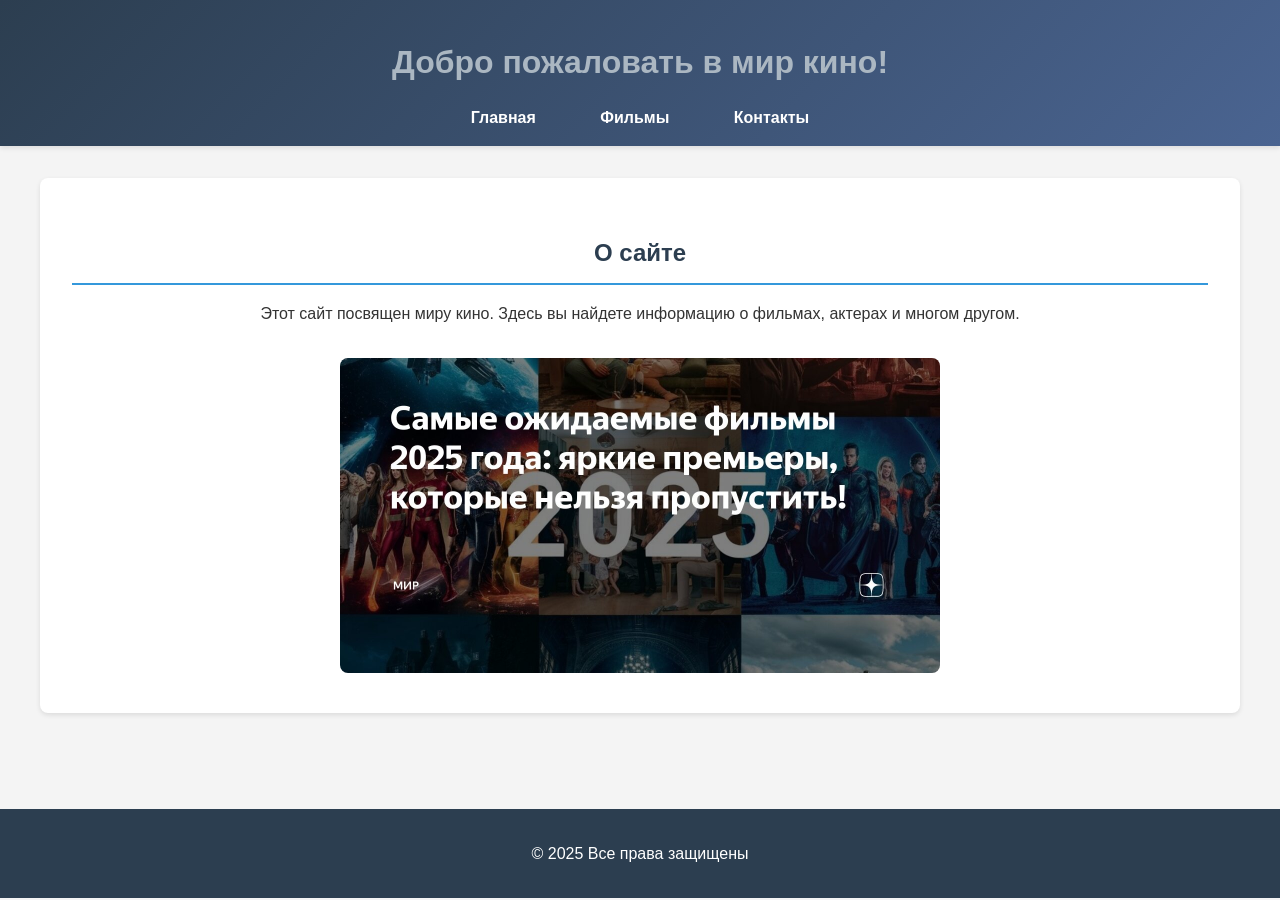
<file: lab2/index.html>
<!DOCTYPE html>
<html lang="ru">
<head>
    <meta charset="UTF-8">
    <meta name="viewport" content="width=device-width, initial-scale=1.0">
    <title>Киномир - Главная</title>
    <link rel="stylesheet" href="style.css">
</head>
<body>
    <header>
        <h1>Добро пожаловать в мир кино!</h1>
        <nav>
            <ul>
                <li><a href="index.html">Главная</a></li>
                <li><a href="movies.html">Фильмы</a></li>
                <li><a href="contacts.html">Контакты</a></li>
            </ul>
        </nav>
    </header>

    <main>
        <section class="intro">
            <h2>О сайте</h2>
            <p>Этот сайт посвящен миру кино. Здесь вы найдете информацию о фильмах, актерах и многом другом.</p>
            <img src="images/cinema.jpg" alt="Кино" width="600">
        </section>
    </main>

    <footer>
        <p>&copy; 2025 Все права защищены</p>
    </footer>
</body>
</html>
</file>
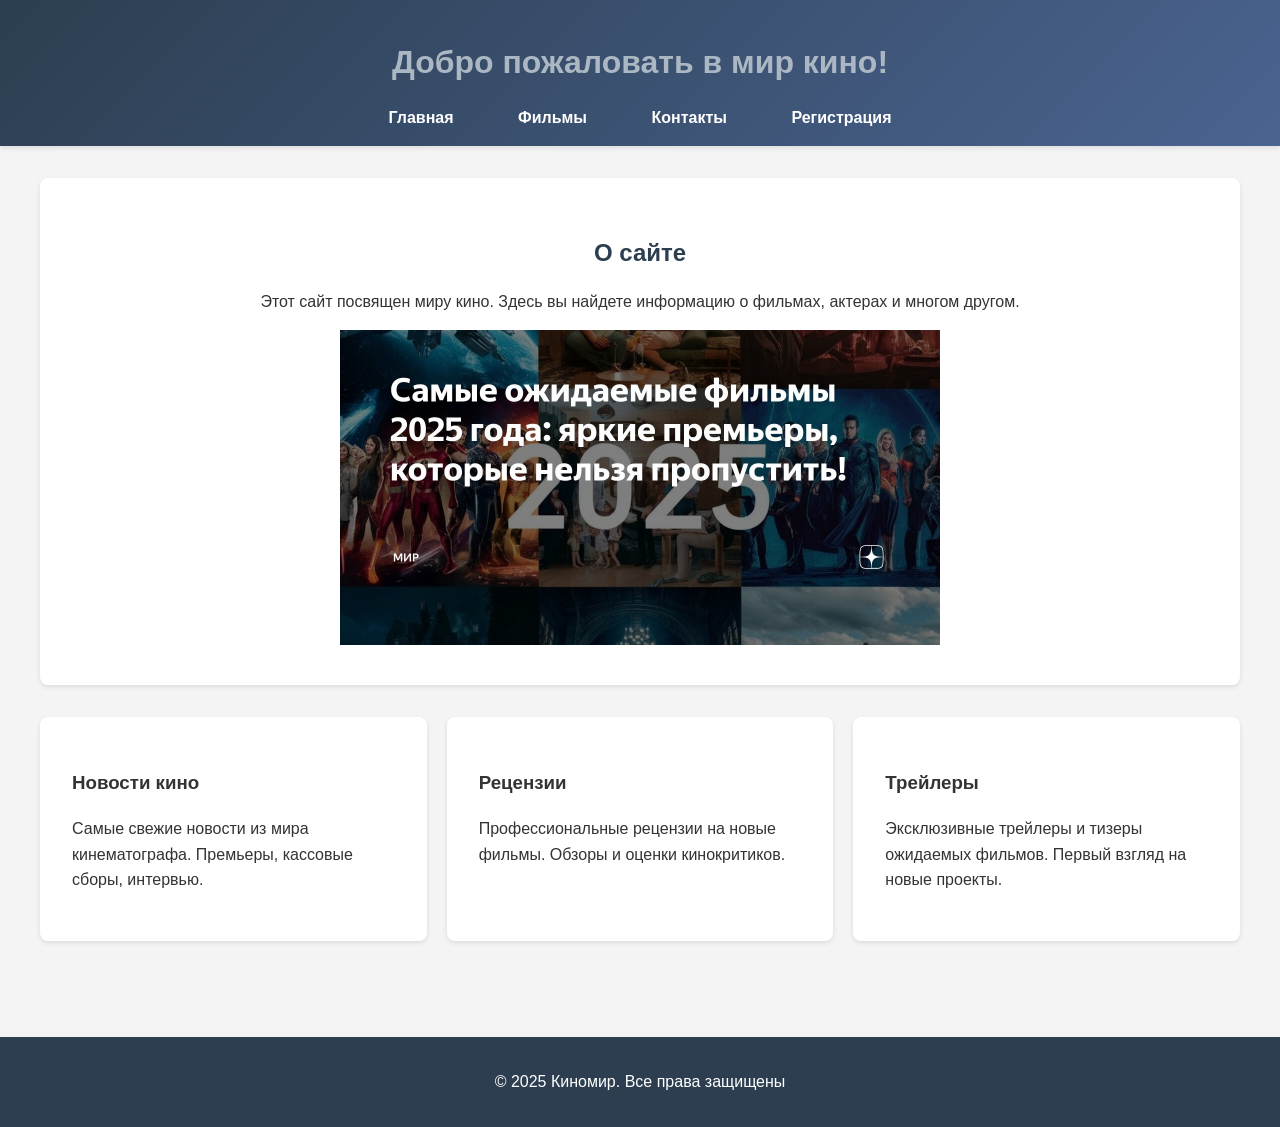
<file: lab4/index.html>
<!DOCTYPE html>
<html lang="ru">
<head>
    <meta charset="UTF-8">
    <meta name="viewport" content="width=device-width, initial-scale=1.0">
    <title>Киномир - Главная</title>
    <link rel="stylesheet" href="style.css">
</head>
<body>
    <header class="header">
        <h1 class="h1">Добро пожаловать в мир кино!</h1>
        <nav class="nav">
            <ul class="nav__list">
                <li class="nav__item"><a href="index.html" class="nav__link">Главная</a></li>
                <li class="nav__item"><a href="movies.html" class="nav__link">Фильмы</a></li>
                <li class="nav__item"><a href="contacts.html" class="nav__link">Контакты</a></li>
                <li class="nav__item"><a href="form.html" class="nav__link">Регистрация</a></li>
            </ul>
        </nav>
    </header>

    <main class="main">
        <section class="intro">
            <h2 class="h2">О сайте</h2>
            <p>Этот сайт посвящен миру кино. Здесь вы найдете информацию о фильмах, актерах и многом другом.</p>
            <img src="images/cinema.jpg" alt="Кино" width="600" class="pulse">
        </section>

        <div class="flex-container">
            <div class="flex-item">
                <h3>Новости кино</h3>
                <p>Самые свежие новости из мира кинематографа. Премьеры, кассовые сборы, интервью.</p>
            </div>
            <div class="flex-item">
                <h3>Рецензии</h3>
                <p>Профессиональные рецензии на новые фильмы. Обзоры и оценки кинокритиков.</p>
            </div>
            <div class="flex-item">
                <h3>Трейлеры</h3>
                <p>Эксклюзивные трейлеры и тизеры ожидаемых фильмов. Первый взгляд на новые проекты.</p>
            </div>
        </div>
    </main>

    <footer class="footer">
        <p>&copy; 2025 Киномир. Все права защищены</p>
    </footer>
</body>
</html>
</file>
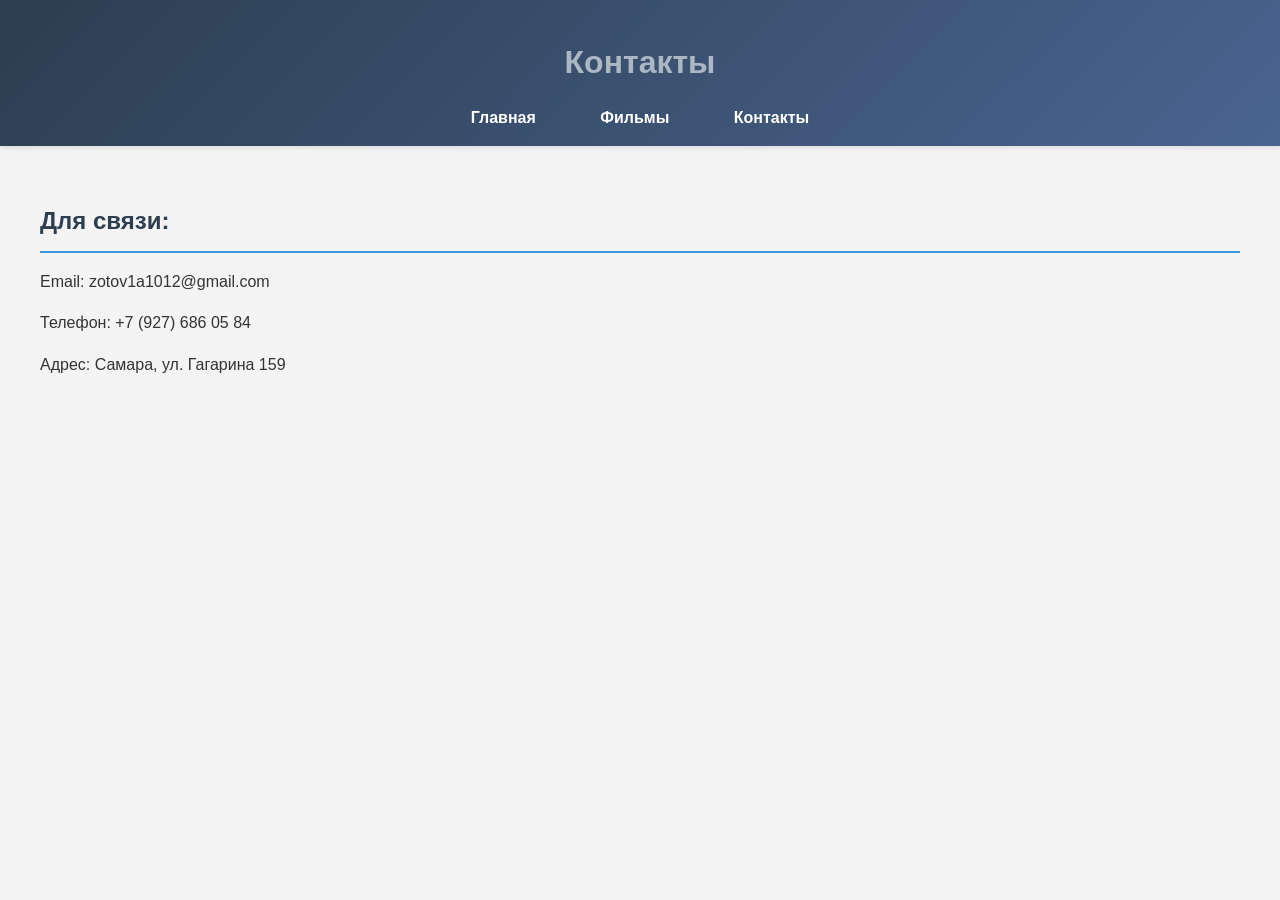
<file: lab2/contacts.html>
<!DOCTYPE html>
<html lang="ru">
<head>
    <meta charset="UTF-8">
    <meta name="viewport" content="width=device-width, initial-scale=1.0">
    <title>Киномир - Контакты</title>
    <link rel="stylesheet" href="style.css">
</head>
<body>
    <header>
        <h1>Контакты</h1>
        <nav>
            <ul>
                <li><a href="index.html">Главная</a></li>
                <li><a href="movies.html">Фильмы</a></li>
                <li><a href="contacts.html">Контакты</a></li>
            </ul>
        </nav>
    </header>

    <main>
        <h2>Для связи:</h2>
        <p>Email: zotov1a1012@gmail.com</p>
        <p>Телефон: +7 (927) 686 05 84</p>
        <p>Адрес: Самара, ул. Гагарина 159</p>
    </main>
</body>
</html>
</file>
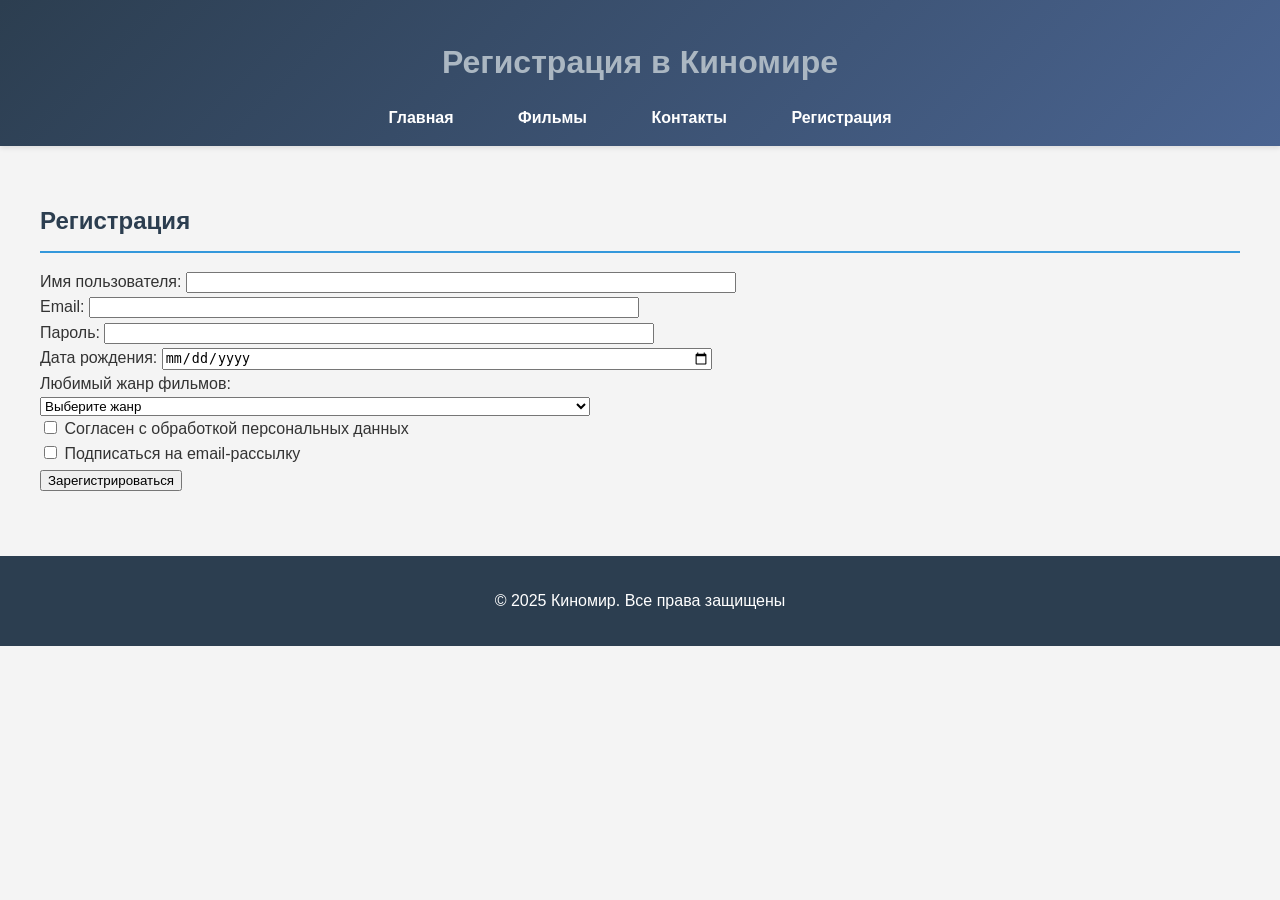
<file: lab2/form.html>
<!DOCTYPE html>
<html lang="ru">
<head>
    <meta charset="UTF-8">
    <meta name="viewport" content="width=device-width, initial-scale=1.0">
    <title>Киномир - Регистрация</title>
    <link rel="stylesheet" href="style.css">
    <style>
        /* Дополнительные стили для одинаковой ширины полей */
        .form__input,
        .form__select {
            width: 100%;
            max-width: 550px; /* Можно настроить под нужную ширину */
            box-sizing: border-box;
        }
        
        /* Для селекта (выпадающего списка) */
        select.form__input {
            /* Убедимся, что селект такой же ширины */
            display: block;
        }
    </style>
</head>
<body>
    <header class="header">
        <h1 class="h1">Регистрация в Киномире</h1>
        <nav class="nav">
            <ul class="nav__list">
                <li class="nav__item"><a href="index.html" class="nav__link">Главная</a></li>
                <li class="nav__item"><a href="movies.html" class="nav__link">Фильмы</a></li>
                <li class="nav__item"><a href="contacts.html" class="nav__link">Контакты</a></li>
                <li class="nav__item"><a href="form.html" class="nav__link">Регистрация</a></li>
            </ul>
        </nav>
    </header>

    <main class="main">
        <form class="form" id="userForm">
            <h2 class="form__title">Регистрация</h2>
            
            <div class="form__group">
                <label class="form__label" for="username">Имя пользователя:</label>
                <input type="text" class="form__input" id="username" name="username" required>
            </div>
            
            <div class="form__group">
                <label class="form__label" for="email">Email:</label>
                <input type="email" class="form__input" id="email" name="email" required>
            </div>
            
            <div class="form__group">
                <label class="form__label" for="password">Пароль:</label>
                <input type="password" class="form__input" id="password" name="password" required>
            </div>

            <div class="form__group">
                <label class="form__label" for="birthdate">Дата рождения:</label>
                <input type="date" class="form__input" id="birthdate" name="birthdate">
            </div>

            <div class="form__group">
                <label class="form__label">Любимый жанр фильмов:</label>
                <select class="form__input" id="genre" name="genre">
                    <option value="">Выберите жанр</option>
                    <option value="action">Боевик</option>
                    <option value="fantasy">Фантастика</option>
                    <option value="comedy">Комедия</option>
                    <option value="drama">Драма</option>
                    <option value="horror">Ужасы</option>
                </select>
            </div>
            
            <div class="form__group">
                <label class="form__checkbox-label">
                    <input type="checkbox" id="agree" name="agree" required>
                    Согласен с обработкой персональных данных
                </label>
            </div>

            <div class="form__group">
                <label class="form__checkbox-label">
                    <input type="checkbox" id="newsletter" name="newsletter">
                    Подписаться на email-рассылку
                </label>
            </div>
            
            <button type="submit" class="form__button">Зарегистрироваться</button>
        </form>
    </main>

    <footer class="footer">
        <p>&copy; 2025 Киномир. Все права защищены</p>
    </footer>

    <script src="script.js"></script>
</body>
</html>
</file>
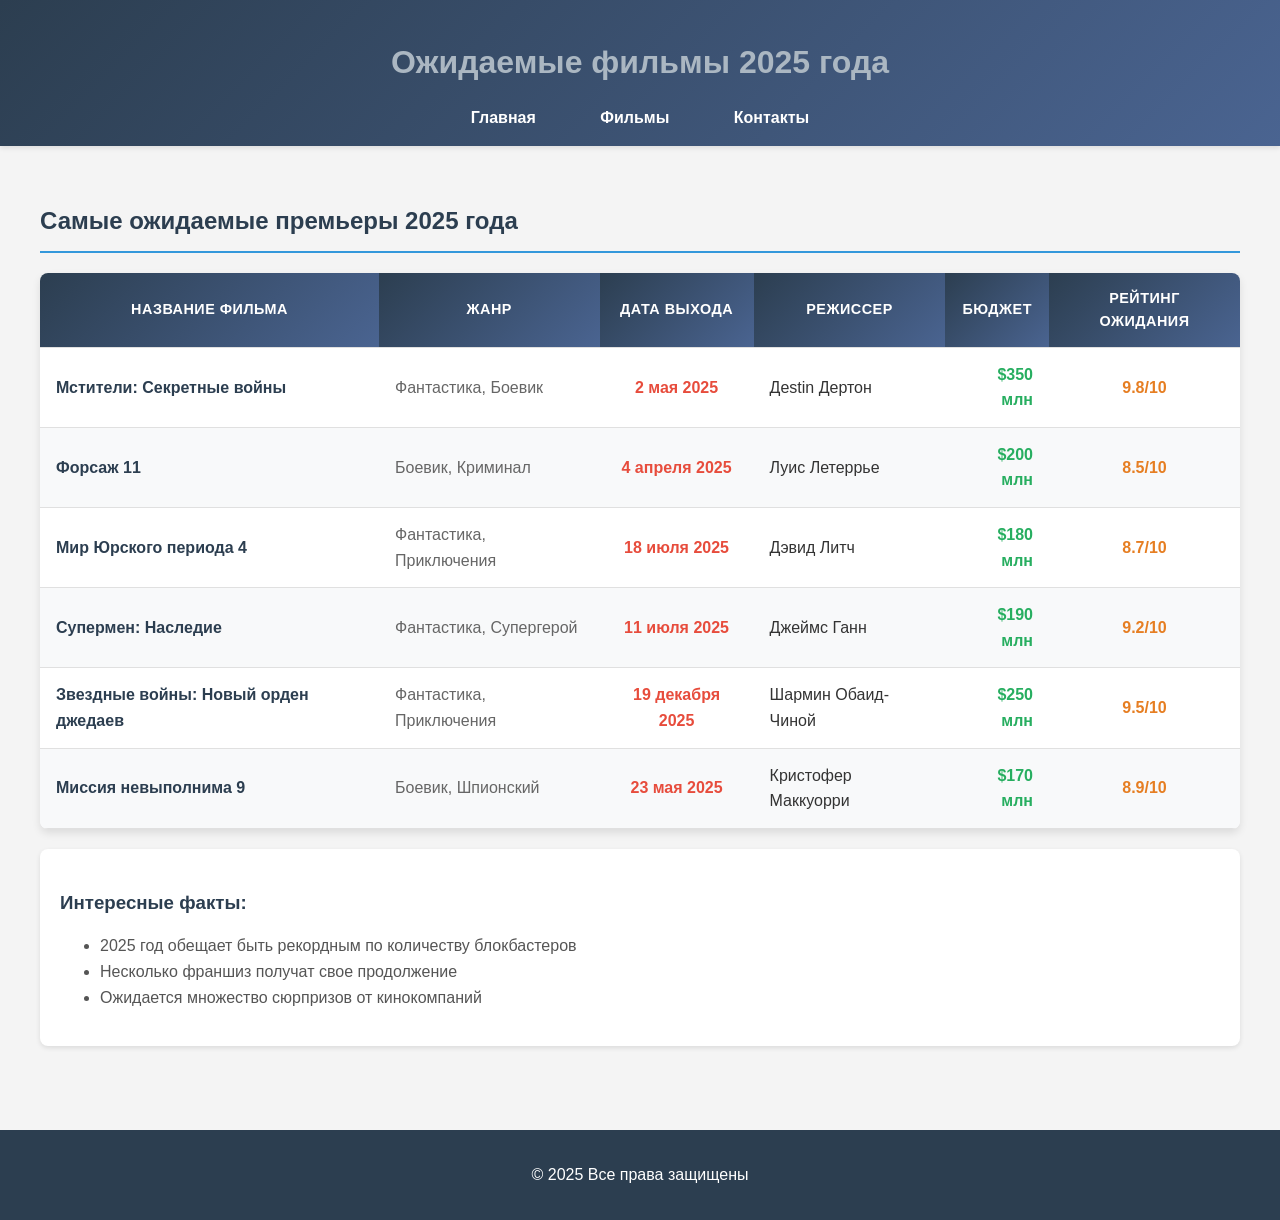
<file: lab2/movies.html>
<!DOCTYPE html>
<html lang="ru">
<head>
    <meta charset="UTF-8">
    <meta name="viewport" content="width=device-width, initial-scale=1.0">
    <title>Киномир - Фильмы 2025</title>
    <link rel="stylesheet" href="style.css">
</head>
<body>
    <header>
        <h1>Ожидаемые фильмы 2025 года</h1>
        <nav>
            <ul>
                <li><a href="index.html">Главная</a></li>
                <li><a href="movies.html">Фильмы</a></li>
                <li><a href="contacts.html">Контакты</a></li>
            </ul>
        </nav>
    </header>

    <main>
        <h2>Самые ожидаемые премьеры 2025 года</h2>
        
        <table>
            <thead>
                <tr>
                    <th>Название фильма</th>
                    <th>Жанр</th>
                    <th>Дата выхода</th>
                    <th>Режиссер</th>
                    <th>Бюджет</th>
                    <th>Рейтинг ожидания</th>
                </tr>
            </thead>
            <tbody>
                <tr>
                    <td>Мстители: Секретные войны</td>
                    <td>Фантастика, Боевик</td>
                    <td>2 мая 2025</td>
                    <td>Дestin Дертон</td>
                    <td>$350 млн</td>
                    <td>9.8/10</td>
                </tr>
                <tr>
                    <td>Форсаж 11</td>
                    <td>Боевик, Криминал</td>
                    <td>4 апреля 2025</td>
                    <td>Луис Летеррье</td>
                    <td>$200 млн</td>
                    <td>8.5/10</td>
                </tr>
                <tr>
                    <td>Мир Юрского периода 4</td>
                    <td>Фантастика, Приключения</td>
                    <td>18 июля 2025</td>
                    <td>Дэвид Литч</td>
                    <td>$180 млн</td>
                    <td>8.7/10</td>
                </tr>
                <tr>
                    <td>Супермен: Наследие</td>
                    <td>Фантастика, Супергерой</td>
                    <td>11 июля 2025</td>
                    <td>Джеймс Ганн</td>
                    <td>$190 млн</td>
                    <td>9.2/10</td>
                </tr>
                <tr>
                    <td>Звездные войны: Новый орден джедаев</td>
                    <td>Фантастика, Приключения</td>
                    <td>19 декабря 2025</td>
                    <td>Шармин Обаид-Чиной</td>
                    <td>$250 млн</td>
                    <td>9.5/10</td>
                </tr>
                <tr>
                    <td>Миссия невыполнима 9</td>
                    <td>Боевик, Шпионский</td>
                    <td>23 мая 2025</td>
                    <td>Кристофер Маккуорри</td>
                    <td>$170 млн</td>
                    <td>8.9/10</td>
                </tr>
            </tbody>
        </table>

        <div class="movie-notes">
            <h3>Интересные факты:</h3>
            <ul>
                <li>2025 год обещает быть рекордным по количеству блокбастеров</li>
                <li>Несколько франшиз получат свое продолжение</li>
                <li>Ожидается множество сюрпризов от кинокомпаний</li>
            </ul>
        </div>
    </main>

     <footer>
        <p>&copy; 2025 Все права защищены</p>
    </footer>
</body>
</html>
</file>
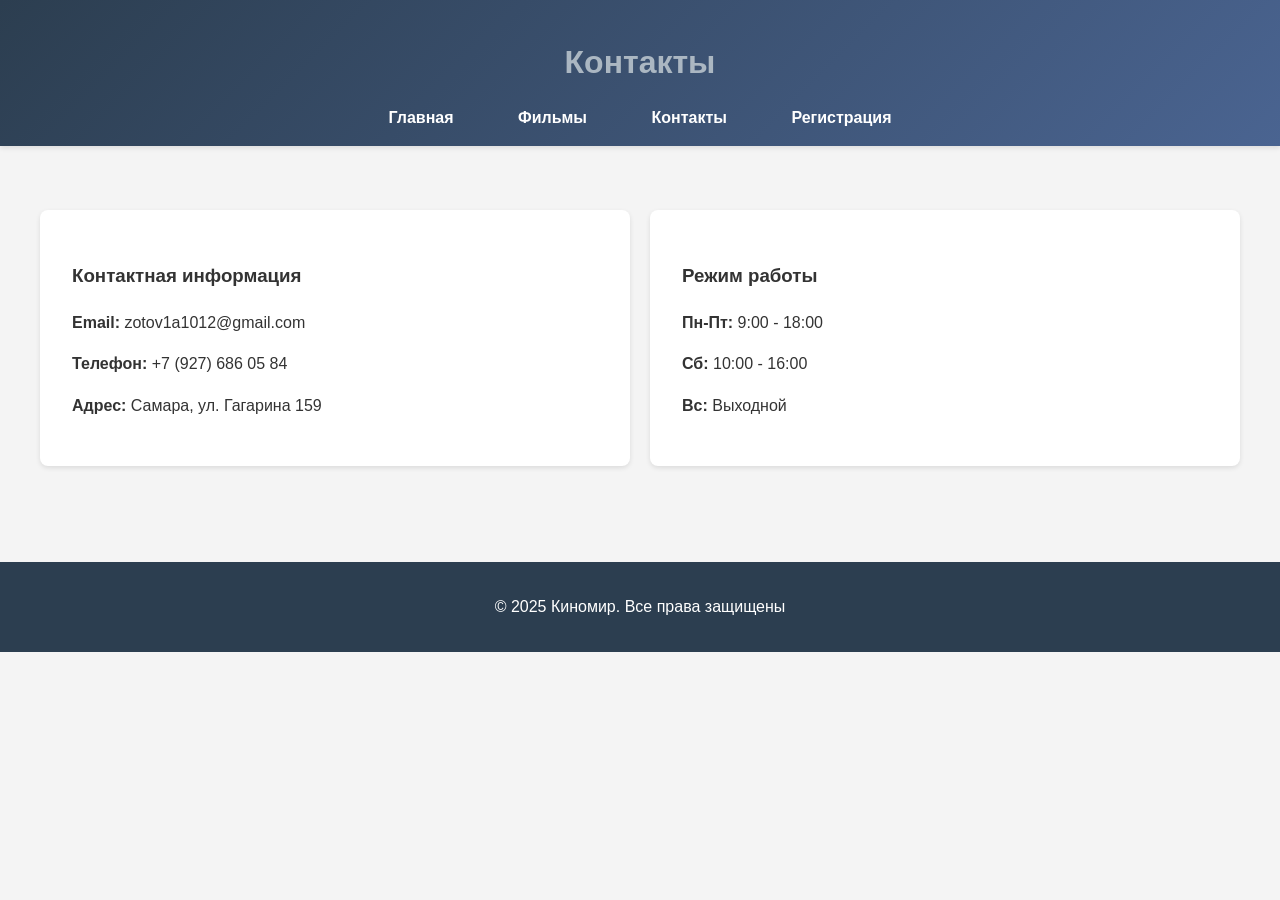
<file: lab4/contacts.html>
<!DOCTYPE html>
<html lang="ru">
<head>
    <meta charset="UTF-8">
    <meta name="viewport" content="width=device-width, initial-scale=1.0">
    <title>Киномир - Контакты</title>
    <link rel="stylesheet" href="style.css">
</head>
<body>
    <header class="header">
        <h1 class="h1">Контакты</h1>
        <nav class="nav">
            <ul class="nav__list">
                <li class="nav__item"><a href="index.html" class="nav__link">Главная</a></li>
                <li class="nav__item"><a href="movies.html" class="nav__link">Фильмы</a></li>
                <li class="nav__item"><a href="contacts.html" class="nav__link">Контакты</a></li>
                <li class="nav__item"><a href="form.html" class="nav__link">Регистрация</a></li>
            </ul>
        </nav>
    </header>

    <main class="main">
        <div class="flex-container">
            <div class="flex-item">
                <h3 class="h3">Контактная информация</h3>
                <p><strong>Email:</strong> zotov1a1012@gmail.com</p>
                <p><strong>Телефон:</strong> +7 (927) 686 05 84</p>
                <p><strong>Адрес:</strong> Самара, ул. Гагарина 159</p>
            </div>
            <div class="flex-item">
                <h3 class="h3">Режим работы</h3>
                <p><strong>Пн-Пт:</strong> 9:00 - 18:00</p>
                <p><strong>Сб:</strong> 10:00 - 16:00</p>
                <p><strong>Вс:</strong> Выходной</p>
            </div>
        </div>
    </main>

    <footer class="footer">
        <p>&copy; 2025 Киномир. Все права защищены</p>
    </footer>
</body>
</html>
</file>
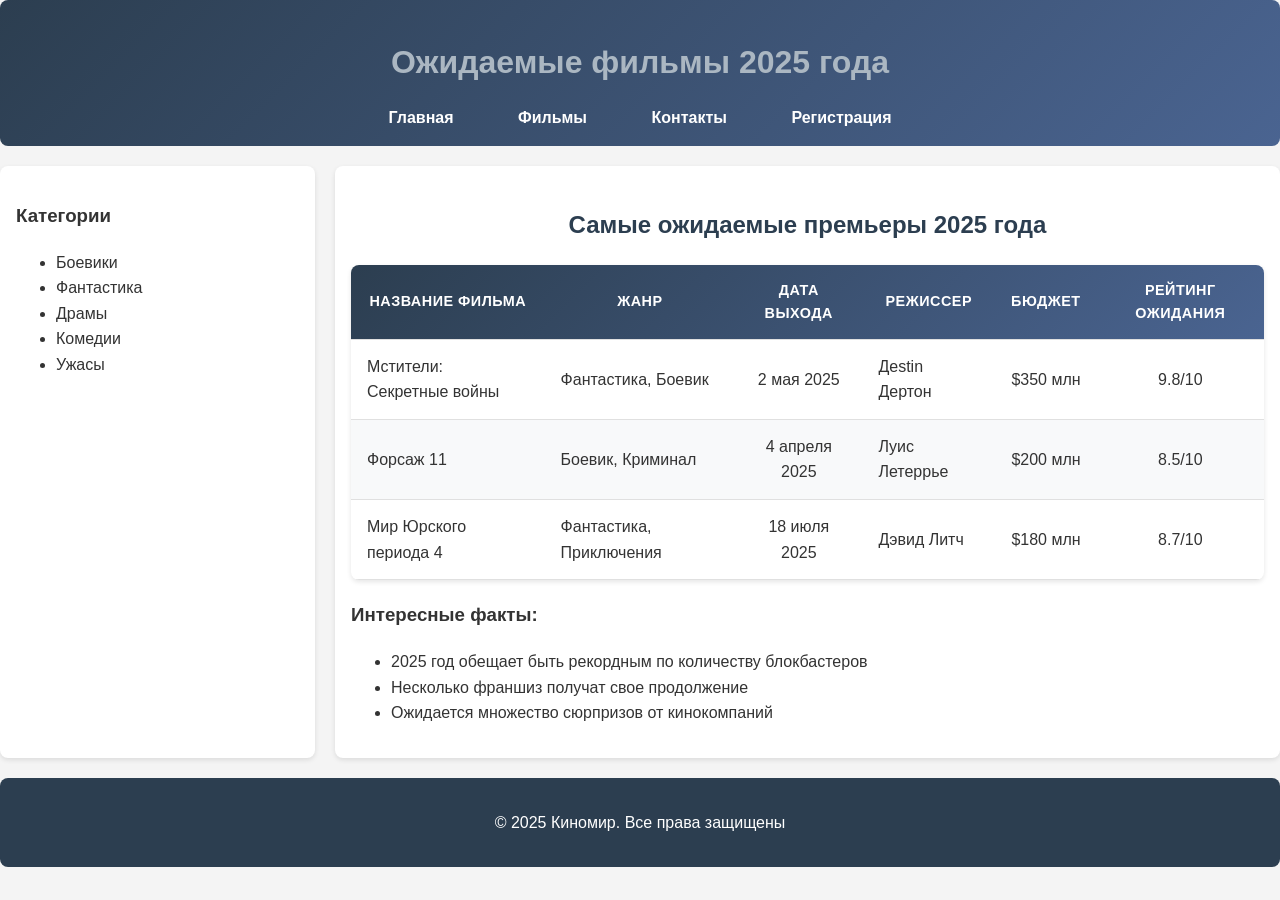
<file: lab4/movies.html>
<!DOCTYPE html>
<html lang="ru">
<head>
    <meta charset="UTF-8">
    <meta name="viewport" content="width=device-width, initial-scale=1.0">
    <title>Киномир - Фильмы 2025</title>
    <link rel="stylesheet" href="style.css">
</head>
<body>
    <div class="grid-container">
        <header class="grid-header">
            <h1 class="h1">Ожидаемые фильмы 2025 года</h1>
            <nav class="nav">
                <ul class="nav__list">
                    <li class="nav__item"><a href="index.html" class="nav__link">Главная</a></li>
                    <li class="nav__item"><a href="movies.html" class="nav__link">Фильмы</a></li>
                    <li class="nav__item"><a href="contacts.html" class="nav__link">Контакты</a></li>
                    <li class="nav__item"><a href="form.html" class="nav__link">Регистрация</a></li>
                </ul>
            </nav>
        </header>

        <aside class="grid-sidebar">
            <h3 class="h3">Категории</h3>
            <ul>
                <li>Боевики</li>
                <li>Фантастика</li>
                <li>Драмы</li>
                <li>Комедии</li>
                <li>Ужасы</li>
            </ul>
        </aside>

        <main class="grid-main">
            <h2 class="h2">Самые ожидаемые премьеры 2025 года</h2>
            
            <table class="table">
                <thead>
                    <tr class="table__header">
                        <th class="table__header-cell">Название фильма</th>
                        <th class="table__header-cell">Жанр</th>
                        <th class="table__header-cell">Дата выхода</th>
                        <th class="table__header-cell">Режиссер</th>
                        <th class="table__header-cell">Бюджет</th>
                        <th class="table__header-cell">Рейтинг ожидания</th>
                    </tr>
                </thead>
                <tbody>
                    <tr class="table__row">
                        <td class="table__cell table__cell--left">Мстители: Секретные войны</td>
                        <td class="table__cell table__cell--left">Фантастика, Боевик</td>
                        <td class="table__cell table__cell--center">2 мая 2025</td>
                        <td class="table__cell table__cell--left">Дestin Дертон</td>
                        <td class="table__cell table__cell--right">$350 млн</td>
                        <td class="table__cell table__cell--center">9.8/10</td>
                    </tr>
                    <tr class="table__row">
                        <td class="table__cell table__cell--left">Форсаж 11</td>
                        <td class="table__cell table__cell--left">Боевик, Криминал</td>
                        <td class="table__cell table__cell--center">4 апреля 2025</td>
                        <td class="table__cell table__cell--left">Луис Летеррье</td>
                        <td class="table__cell table__cell--right">$200 млн</td>
                        <td class="table__cell table__cell--center">8.5/10</td>
                    </tr>
                    <tr class="table__row">
                        <td class="table__cell table__cell--left">Мир Юрского периода 4</td>
                        <td class="table__cell table__cell--left">Фантастика, Приключения</td>
                        <td class="table__cell table__cell--center">18 июля 2025</td>
                        <td class="table__cell table__cell--left">Дэвид Литч</td>
                        <td class="table__cell table__cell--right">$180 млн</td>
                        <td class="table__cell table__cell--center">8.7/10</td>
                    </tr>
                </tbody>
            </table>

            <div class="movie-notes">
                <h3 class="h3">Интересные факты:</h3>
                <ul>
                    <li>2025 год обещает быть рекордным по количеству блокбастеров</li>
                    <li>Несколько франшиз получат свое продолжение</li>
                    <li>Ожидается множество сюрпризов от кинокомпаний</li>
                </ul>
            </div>
        </main>

        <footer class="grid-footer">
            <p>&copy; 2025 Киномир. Все права защищены</p>
        </footer>
    </div>
</body>
</html>
</file>
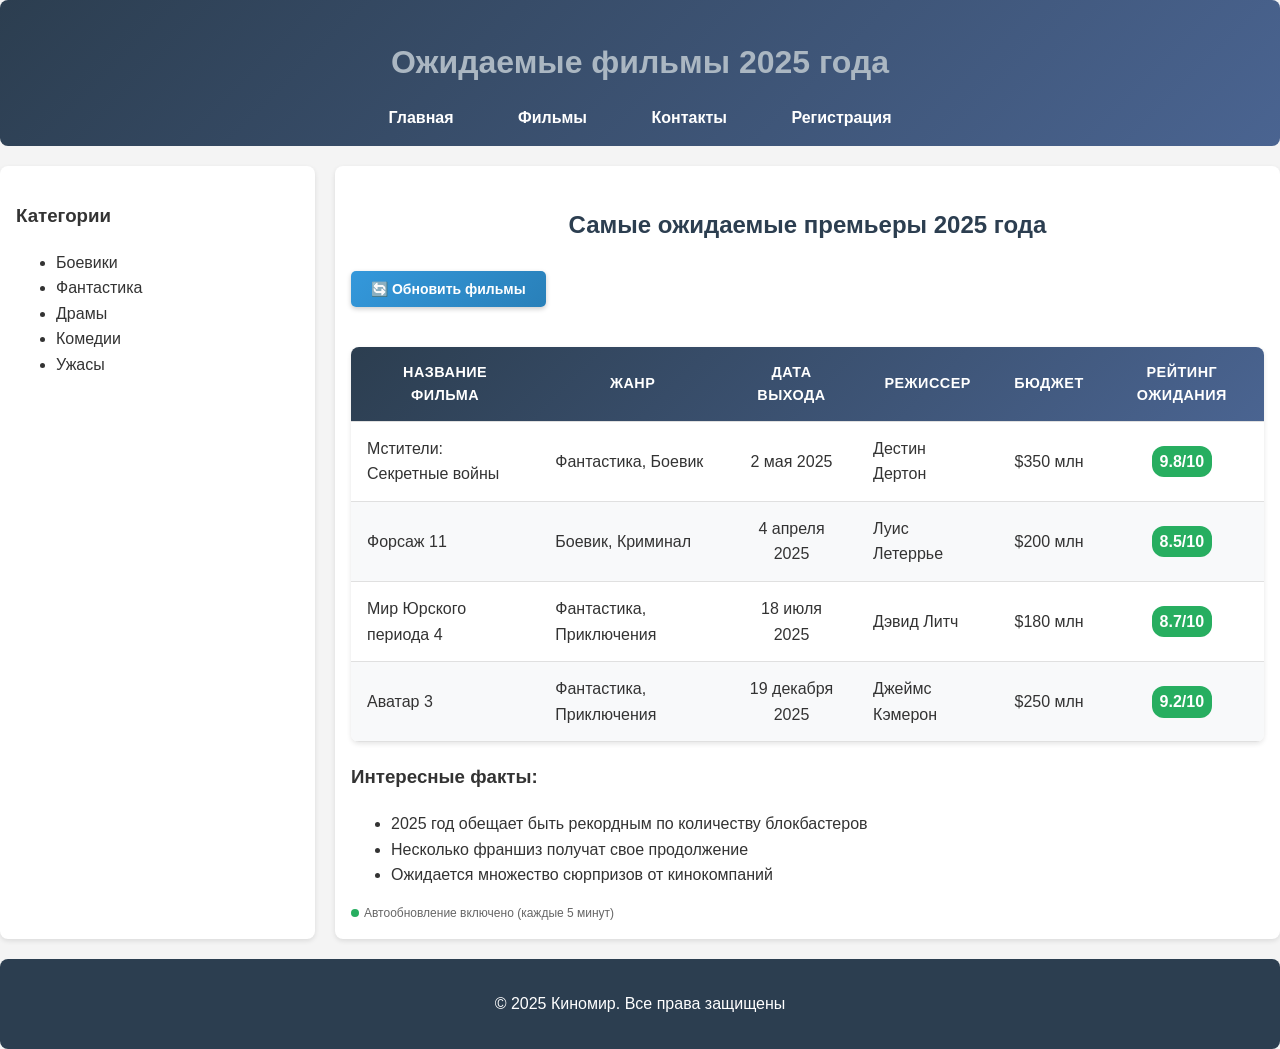
<file: lab5/movies.html>
<!DOCTYPE html>
<html lang="ru">
<head>
    <meta charset="UTF-8">
    <meta name="viewport" content="width=device-width, initial-scale=1.0">
    <title>Киномир - Фильмы 2025</title>
    <link rel="stylesheet" href="style.css">
</head>
<body>
    <div class="grid-container">
        <header class="grid-header">
            <h1 class="h1">Ожидаемые фильмы 2025 года</h1>
            <nav class="nav">
                <ul class="nav__list">
                    <li class="nav__item"><a href="index.html" class="nav__link">Главная</a></li>
                    <li class="nav__item"><a href="movies.html" class="nav__link">Фильмы</a></li>
                    <li class="nav__item"><a href="contacts.html" class="nav__link">Контакты</a></li>
                    <li class="nav__item"><a href="form.html" class="nav__link">Регистрация</a></li>
                </ul>
            </nav>
        </header>

        <aside class="grid-sidebar">
            <h3 class="h3">Категории</h3>
            <ul>
                <li>Боевики</li>
                <li>Фантастика</li>
                <li>Драмы</li>
                <li>Комедии</li>
                <li>Ужасы</li>
            </ul>
        </aside>

        <main class="grid-main">
            <h2 class="h2">Самые ожидаемые премьеры 2025 года</h2>
            
            <table class="table">
                <thead>
                    <tr class="table__header">
                        <th class="table__header-cell">Название фильма</th>
                        <th class="table__header-cell">Жанр</th>
                        <th class="table__header-cell">Дата выхода</th>
                        <th class="table__header-cell">Режиссер</th>
                        <th class="table__header-cell">Бюджет</th>
                        <th class="table__header-cell">Рейтинг ожидания</th>
                    </tr>
                </thead>
                <tbody>
                    <tr class="table__row">
                        <td class="table__cell table__cell--left">Мстители: Секретные войны</td>
                        <td class="table__cell table__cell--left">Фантастика, Боевик</td>
                        <td class="table__cell table__cell--center">2 мая 2025</td>
                        <td class="table__cell table__cell--left">Дestin Дертон</td>
                        <td class="table__cell table__cell--right">$350 млн</td>
                        <td class="table__cell table__cell--center">9.8/10</td>
                    </tr>
                    <tr class="table__row">
                        <td class="table__cell table__cell--left">Форсаж 11</td>
                        <td class="table__cell table__cell--left">Боевик, Криминал</td>
                        <td class="table__cell table__cell--center">4 апреля 2025</td>
                        <td class="table__cell table__cell--left">Луис Летеррье</td>
                        <td class="table__cell table__cell--right">$200 млн</td>
                        <td class="table__cell table__cell--center">8.5/10</td>
                    </tr>
                    <tr class="table__row">
                        <td class="table__cell table__cell--left">Мир Юрского периода 4</td>
                        <td class="table__cell table__cell--left">Фантастика, Приключения</td>
                        <td class="table__cell table__cell--center">18 июля 2025</td>
                        <td class="table__cell table__cell--left">Дэвид Литч</td>
                        <td class="table__cell table__cell--right">$180 млн</td>
                        <td class="table__cell table__cell--center">8.7/10</td>
                    </tr>
                </tbody>
            </table>

            <div class="movie-notes">
                <h3 class="h3">Интересные факты:</h3>
                <ul>
                    <li>2025 год обещает быть рекордным по количеству блокбастеров</li>
                    <li>Несколько франшиз получат свое продолжение</li>
                    <li>Ожидается множество сюрпризов от кинокомпаний</li>
                </ul>
            </div>
        </main>

        <footer class="grid-footer">
            <p>&copy; 2025 Киномир. Все права защищены</p>
        </footer>
    </div>
    <script src="script.js"></script>
</body>
</html>
</file>
<file: lab2/style.css>
/* Общие стили для всей страницы */
body {
    font-family: 'Arial', sans-serif;
    margin: 0;
    padding: 0;
    background-color: #f4f4f4;
    color: #333;
    line-height: 1.6;
}

/* Шапка сайта */
header {
    background: linear-gradient(135deg, #2c3e50, #4a6491);
    color: white;
    padding: 1rem 0;
    text-align: center;
    box-shadow: 0 2px 5px rgba(0,0,0,0.1);
}

/* Навигационное меню */
nav ul {
    list-style-type: none;
    padding: 0;
    margin: 1rem 0 0 0;
}

nav ul li {
    display: inline;
    margin: 0 20px;
}

nav a {
    color: white;
    text-decoration: none;
    font-weight: bold;
    padding: 5px 10px;
    border-radius: 3px;
    transition: background-color 0.3s;
}

nav a:hover {
    background-color: rgba(255,255,255,0.2);
}

/* Основной контент */
main {
    padding: 2rem;
    max-width: 1200px;
    margin: 0 auto;
}

/* Стили для главной страницы */
.intro {
    text-align: center;
    padding: 2rem;
    background-color: white;
    border-radius: 8px;
    box-shadow: 0 2px 5px rgba(0,0,0,0.1);
    margin-bottom: 2rem;
}

.intro img {
    max-width: 100%;
    height: auto;
    border-radius: 8px;
    margin-top: 1rem;
}

/* Стили для карточек актеров */
.actor-card {
    background-color: white;
    border: 1px solid #ddd;
    border-radius: 8px;
    padding: 1.5rem;
    margin: 1rem 0;
    box-shadow: 0 2px 5px rgba(0,0,0,0.1);
}

.actor-card h3 {
    color: #2c3e50;
    margin-top: 0;
}

.movie-title {
    font-style: italic;
    color: #e74c3c;
    font-weight: bold;
}

/* Стили для таблицы с фильмами */
table {
    width: 100%;
    border-collapse: collapse;
    background-color: white;
    box-shadow: 0 4px 8px rgba(0,0,0,0.1);
    border-radius: 8px;
    overflow: hidden;
    margin: 20px 0;
}

th, td {
    padding: 14px 16px;
    border-bottom: 1px solid #e0e0e0;
}

th {
    background: linear-gradient(135deg, #2c3e50, #4a6491);
    color: white;
    font-weight: bold;
    text-transform: uppercase;
    font-size: 0.9em;
    letter-spacing: 0.5px;
}

/* Выравнивание для разных колонок таблицы */
td:nth-child(1) { /* Название фильма */
    text-align: left;
    font-weight: bold;
    color: #2c3e50;
}

td:nth-child(2) { /* Жанр */
    text-align: left;
    color: #666;
}

td:nth-child(3) { /* Дата выхода */
    text-align: center;
    font-weight: bold;
    color: #e74c3c;
}

td:nth-child(4) { /* Режиссер */
    text-align: left;
}

td:nth-child(5) { /* Бюджет */
    text-align: right;
    color: #27ae60;
    font-weight: bold;
}

td:nth-child(6) { /* Рейтинг */
    text-align: center;
    font-weight: bold;
    color: #e67e22;
}

/* Чередование цветов строк */
tbody tr:nth-child(even) {
    background-color: #f8f9fa;
}

tbody tr:hover {
    background-color: #e3f2fd;
    transition: background-color 0.3s ease;
}

/* Стили для блока с интересными фактами */
.movie-notes {
    background-color: white;
    padding: 20px;
    margin: 20px 0;
    border-radius: 8px;
    box-shadow: 0 2px 5px rgba(0,0,0,0.1);
}

.movie-notes h3 {
    color: #2c3e50;
    margin-bottom: 15px;
}

.movie-notes ul {
    color: #555;
    line-height: 1.6;
}

/* Стили для страницы контактов */
main h2 {
    color: #2c3e50;
    border-bottom: 2px solid #3498db;
    padding-bottom: 10px;
}

/* Подвал сайта */
footer {
    background-color: #2c3e50;
    color: white;
    text-align: center;
    padding: 1rem;
    margin-top: 2rem;
}

/* Заголовки */
h1 {
    color: #abb7c2;
    margin-bottom: 1rem;
}

h2 {
    color: #34495e;
    margin: 1.5rem 0 1rem 0;
}

/* Адаптивность для мобильных устройств */
@media (max-width: 768px) {
    nav ul li {
        display: block;
        margin: 10px 0;
    }
    
    main {
        padding: 1rem;
    }
    
    table {
        font-size: 0.9em;
    }
    
    th, td {
        padding: 8px 10px;
    }
}
</file>
<file: lab4/style.css>
/* CSS переменные */
:root {
    --primary-color: #2c3e50;
    --secondary-color: #3498db;
    --accent-color: #e74c3c;
    --text-color: #333;
    --bg-color: #f4f4f4;
    --card-bg: #ffffff;
    --header-gradient: linear-gradient(135deg, #2c3e50, #4a6491);
    --shadow: 0 2px 5px rgba(0,0,0,0.1);
    --border-radius: 8px;
}

/* Общие стили для всей страницы */
body {
    font-family: 'Arial', sans-serif;
    margin: 0;
    padding: 0;
    background-color: var(--bg-color);
    color: var(--text-color);
    line-height: 1.6;
}

/* Шапка сайта */
.header {
    background: var(--header-gradient);
    color: white;
    padding: 1rem 0;
    text-align: center;
    box-shadow: var(--shadow);
}

/* Навигационное меню */
.nav {
    text-align: center;
    margin: 1rem 0 0 0;
}

.nav__list {
    list-style-type: none;
    padding: 0;
    margin: 0;
}

.nav__item {
    display: inline;
    margin: 0 20px;
}

.nav__link {
    color: white;
    text-decoration: none;
    font-weight: bold;
    padding: 5px 10px;
    border-radius: 3px;
    transition: background-color 0.3s;
}

.nav__link:hover {
    background-color: rgba(255,255,255,0.2);
}

/* Основной контент */
.main {
    padding: 2rem;
    max-width: 1200px;
    margin: 0 auto;
}

/* Стили для главной страницы - FLEXBOX */
.intro {
    text-align: center;
    padding: 2rem;
    background-color: var(--card-bg);
    border-radius: var(--border-radius);
    box-shadow: var(--shadow);
    margin-bottom: 2rem;
}

.flex-container {
    display: flex;
    justify-content: space-around;
    flex-wrap: wrap;
    gap: 20px;
    margin: 2rem 0;
}

.flex-item {
    background-color: var(--card-bg);
    padding: 2rem;
    border-radius: var(--border-radius);
    box-shadow: var(--shadow);
    flex: 1 1 300px;
    transition: transform 0.3s ease;
}

.flex-item:hover {
    transform: translateY(-10px);
}

/* CSS анимация */
@keyframes pulse {
    0% { transform: scale(1); }
    50% { transform: scale(1.05); }
    100% { transform: scale(1); }
}

.pulse {
    animation: pulse 2s infinite;
}

/* Стили для страницы фильмов - GRID */
.grid-container {
    display: grid;
    grid-template-areas: 
        "header header"
        "sidebar main"
        "footer footer";
    grid-template-columns: 1fr 3fr;
    grid-template-rows: auto 1fr auto;
    gap: 20px;
    min-height: 80vh;
}

.grid-header { 
    grid-area: header; 
    background: var(--header-gradient);
    color: white;
    padding: 1rem;
    border-radius: var(--border-radius);
}

.grid-sidebar { 
    grid-area: sidebar; 
    background: var(--card-bg);
    padding: 1rem;
    border-radius: var(--border-radius);
    box-shadow: var(--shadow);
}

.grid-main { 
    grid-area: main; 
    background: var(--card-bg);
    padding: 1rem;
    border-radius: var(--border-radius);
    box-shadow: var(--shadow);
}

.grid-footer { 
    grid-area: footer; 
    background: var(--primary-color);
    color: white;
    padding: 1rem;
    text-align: center;
    border-radius: var(--border-radius);
}

/* Стили для таблицы с фильмами */
.table {
    width: 100%;
    border-collapse: collapse;
    background-color: var(--card-bg);
    box-shadow: var(--shadow);
    border-radius: var(--border-radius);
    overflow: hidden;
    margin: 20px 0;
}

.table__header {
    background: var(--header-gradient);
    color: white;
    font-weight: bold;
    text-transform: uppercase;
    font-size: 0.9em;
    letter-spacing: 0.5px;
}

.table__header-cell,
.table__cell {
    padding: 14px 16px;
    border-bottom: 1px solid #e0e0e0;
}

/* Выравнивание для разных колонок таблицы */
.table__cell--left { text-align: left; }
.table__cell--center { text-align: center; }
.table__cell--right { text-align: right; }

/* Чередование цветов строк */
.table__row:nth-child(even) {
    background-color: #f8f9fa;
}

.table__row:hover {
    background-color: #e3f2fd;
    transition: background-color 0.3s ease;
}

/* Стили для формы */
.form {
    max-width: 500px;
    margin: 50px auto;
    padding: 2rem;
    background: var(--card-bg);
    border-radius: var(--border-radius);
    box-shadow: 0 0 20px rgba(0,0,0,0.1);
}

.form__title {
    text-align: center;
    color: var(--primary-color);
    margin-bottom: 1.5rem;
}

.form__group {
    margin-bottom: 1.5rem;
}

.form__label {
    display: block;
    margin-bottom: 0.5rem;
    font-weight: bold;
    color: var(--primary-color);
}

.form__input {
    width: 100%;
    padding: 12px;
    border: 2px solid #ddd;
    border-radius: var(--border-radius);
    transition: border-color 0.3s ease;
    font-size: 1rem;
}

.form__input:focus {
    border-color: var(--secondary-color);
    outline: none;
}

.form__checkbox-label {
    display: flex;
    align-items: center;
    gap: 10px;
    cursor: pointer;
}

.form__button {
    width: 100%;
    padding: 12px;
    background: var(--secondary-color);
    color: white;
    border: none;
    border-radius: var(--border-radius);
    cursor: pointer;
    font-size: 1rem;
    font-weight: bold;
    transition: background 0.3s ease;
}

.form__button:hover {
    background: #2980b9;
}

/* Подвал сайта */
.footer {
    background-color: var(--primary-color);
    color: white;
    text-align: center;
    padding: 1rem;
    margin-top: 2rem;
}

/* Заголовки */
.h1 {
    text-align: center;
    color: #abb7c2;
    margin-bottom: 1rem;
}

.h2 {
    text-align: center;
    color: var(--primary-color);
    margin: 1.5rem 0 1rem 0;
}
</file>
<file: lab5/style.css>
/* CSS переменные */
:root {
    --primary-color: #2c3e50;
    --secondary-color: #3498db;
    --accent-color: #e74c3c;
    --text-color: #333;
    --bg-color: #f4f4f4;
    --card-bg: #ffffff;
    --header-gradient: linear-gradient(135deg, #2c3e50, #4a6491);
    --shadow: 0 2px 5px rgba(0,0,0,0.1);
    --border-radius: 8px;
}

/* Общие стили для всей страницы */
body {
    font-family: 'Arial', sans-serif;
    margin: 0;
    padding: 0;
    background-color: var(--bg-color);
    color: var(--text-color);
    line-height: 1.6;
}

/* Шапка сайта */
.header {
    background: var(--header-gradient);
    color: white;
    padding: 1rem 0;
    text-align: center;
    box-shadow: var(--shadow);
}

/* Навигационное меню */
.nav {
    text-align: center;
    margin: 1rem 0 0 0;
}

.nav__list {
    list-style-type: none;
    padding: 0;
    margin: 0;
}

.nav__item {
    display: inline;
    margin: 0 20px;
}

.nav__link {
    color: white;
    text-decoration: none;
    font-weight: bold;
    padding: 5px 10px;
    border-radius: 3px;
    transition: background-color 0.3s;
}

.nav__link:hover {
    background-color: rgba(255,255,255,0.2);
}

/* Основной контент */
.main {
    padding: 2rem;
    max-width: 1200px;
    margin: 0 auto;
}

/* Стили для главной страницы - FLEXBOX */
.intro {
    text-align: center;
    padding: 2rem;
    background-color: var(--card-bg);
    border-radius: var(--border-radius);
    box-shadow: var(--shadow);
    margin-bottom: 2rem;
}

.flex-container {
    display: flex;
    justify-content: space-around;
    flex-wrap: wrap;
    gap: 20px;
    margin: 2rem 0;
}

.flex-item {
    background-color: var(--card-bg);
    padding: 2rem;
    border-radius: var(--border-radius);
    box-shadow: var(--shadow);
    flex: 1 1 300px;
    transition: transform 0.3s ease;
}

.flex-item:hover {
    transform: translateY(-10px);
}

/* CSS анимация */
@keyframes pulse {
    0% { transform: scale(1); }
    50% { transform: scale(1.05); }
    100% { transform: scale(1); }
}

.pulse {
    animation: pulse 2s infinite;
}

/* Стили для страницы фильмов - GRID */
.grid-container {
    display: grid;
    grid-template-areas: 
        "header header"
        "sidebar main"
        "footer footer";
    grid-template-columns: 1fr 3fr;
    grid-template-rows: auto 1fr auto;
    gap: 20px;
    min-height: 80vh;
}

.grid-header { 
    grid-area: header; 
    background: var(--header-gradient);
    color: white;
    padding: 1rem;
    border-radius: var(--border-radius);
}

.grid-sidebar { 
    grid-area: sidebar; 
    background: var(--card-bg);
    padding: 1rem;
    border-radius: var(--border-radius);
    box-shadow: var(--shadow);
}

.grid-main { 
    grid-area: main; 
    background: var(--card-bg);
    padding: 1rem;
    border-radius: var(--border-radius);
    box-shadow: var(--shadow);
}

.grid-footer { 
    grid-area: footer; 
    background: var(--primary-color);
    color: white;
    padding: 1rem;
    text-align: center;
    border-radius: var(--border-radius);
}

/* Стили для таблицы с фильмами */
.table {
    width: 100%;
    border-collapse: collapse;
    background-color: var(--card-bg);
    box-shadow: var(--shadow);
    border-radius: var(--border-radius);
    overflow: hidden;
    margin: 20px 0;
}

.table__header {
    background: var(--header-gradient);
    color: white;
    font-weight: bold;
    text-transform: uppercase;
    font-size: 0.9em;
    letter-spacing: 0.5px;
}

.table__header-cell,
.table__cell {
    padding: 14px 16px;
    border-bottom: 1px solid #e0e0e0;
}

/* Выравнивание для разных колонок таблицы */
.table__cell--left { text-align: left; }
.table__cell--center { text-align: center; }
.table__cell--right { text-align: right; }

/* Чередование цветов строк */
.table__row:nth-child(even) {
    background-color: #f8f9fa;
}

.table__row:hover {
    background-color: #e3f2fd;
    transition: background-color 0.3s ease;
}

/* Стили для формы */
.form {
    max-width: 500px;
    margin: 50px auto;
    padding: 2rem;
    background: var(--card-bg);
    border-radius: var(--border-radius);
    box-shadow: 0 0 20px rgba(0,0,0,0.1);
}

.form__title {
    text-align: center;
    color: var(--primary-color);
    margin-bottom: 1.5rem;
}

.form__group {
    margin-bottom: 1.5rem;
}

.form__label {
    display: block;
    margin-bottom: 0.5rem;
    font-weight: bold;
    color: var(--primary-color);
}

.form__input {
    width: 100%;
    padding: 12px;
    border: 2px solid #ddd;
    border-radius: var(--border-radius);
    transition: border-color 0.3s ease;
    font-size: 1rem;
}

.form__input:focus {
    border-color: var(--secondary-color);
    outline: none;
}

.form__checkbox-label {
    display: flex;
    align-items: center;
    gap: 10px;
    cursor: pointer;
}

.form__button {
    width: 100%;
    padding: 12px;
    background: var(--secondary-color);
    color: white;
    border: none;
    border-radius: var(--border-radius);
    cursor: pointer;
    font-size: 1rem;
    font-weight: bold;
    transition: background 0.3s ease;
}

.form__button:hover {
    background: #2980b9;
}

/* Подвал сайта */
.footer {
    background-color: var(--primary-color);
    color: white;
    text-align: center;
    padding: 1rem;
    margin-top: 2rem;
}

/* Заголовки */
.h1 {
    text-align: center;
    color: #abb7c2;
    margin-bottom: 1rem;
}

.h2 {
    text-align: center;
    color: var(--primary-color);
    margin: 1.5rem 0 1rem 0;
}
</file>
